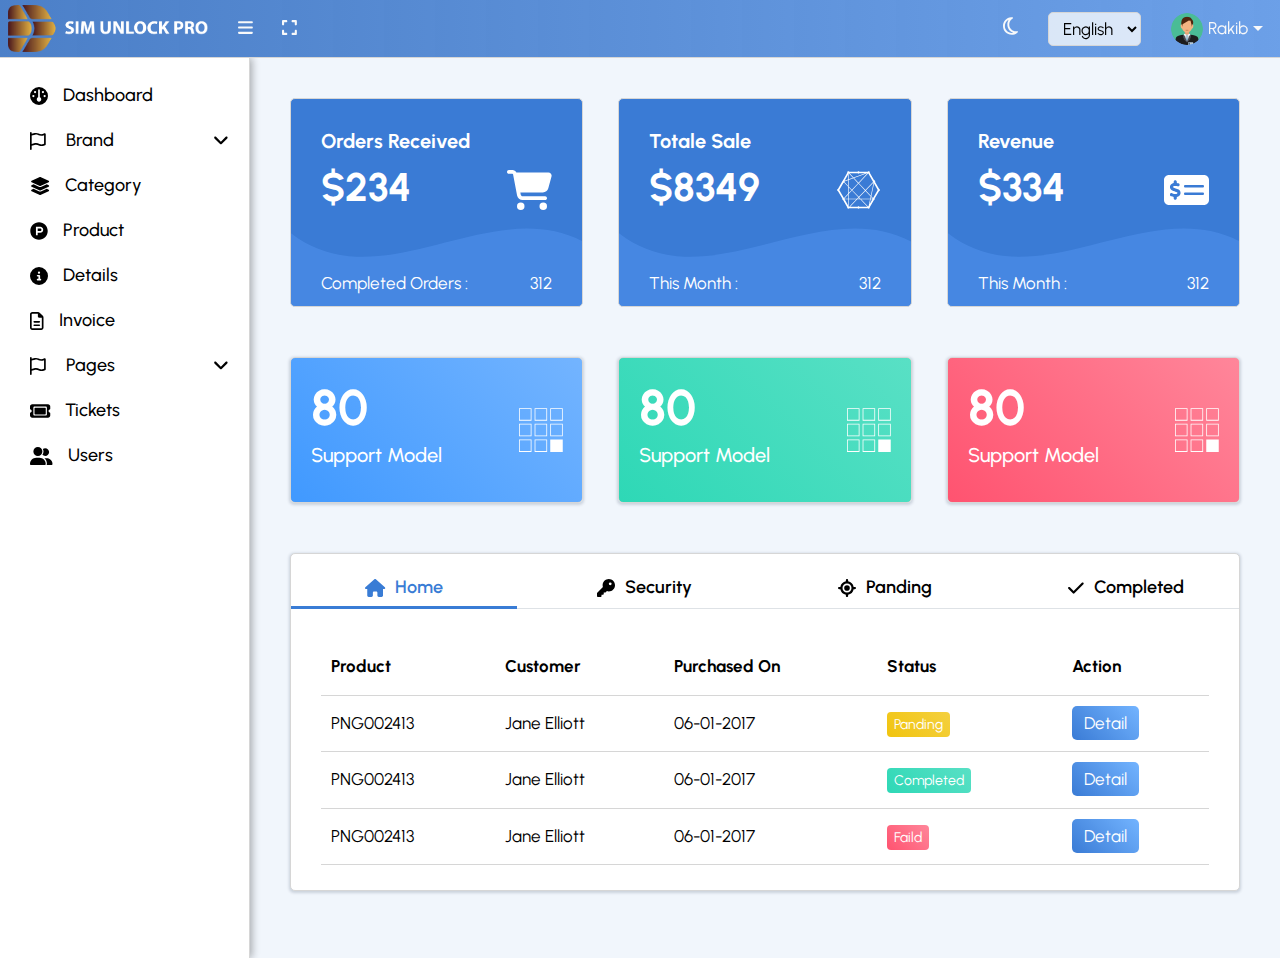
<file: index.html>
<!DOCTYPE html>
<html lang="en">

<head>
    <meta charset="UTF-8">
    <meta name="viewport" content="width=device-width, initial-scale=1.0">
    <link rel="stylesheet" href="assets/css/bootstrap.min.css">
    <link rel="stylesheet" href="assets/css/style.css">
    <link rel="stylesheet" href="assets/css/responsive.css">
    <title>Admin Panel</title>
</head>

<body class="light-mode">

    <!-- admin panel -->
    <section>
        <div class="admin-wrapper">
            <div class="header py-2">
                <div class="header-inner container-fluid d-flex align-items-center justify-content-between">
                    <div class="header-logo d-flex align-items-center gap-5">
                        <a href="index.html"><img src="assets/img/sim-unlocker-logo-dark-mode.png" alt=""
                                width="200"></a>
                        <div class="menu-btn cursor-pointer">
                            <i class="text-light fa-solid fa-bars"></i>
                        </div>

                        <a href="#!" class="text-light " onclick="javascript:toggleFullScreen()">
                            <i class="fa-solid fa-expand "></i>
                        </a>


                    </div>
                    <div class="header-dots d-none"><i class="fa-solid fa-ellipsis"></i></div>
                    <div class="header-menu d-flex align-items-center gap-5">
                        <div class="mode-btns ml-auto cursor-pointer">
                            <i class="fa-regular fa-moon fs-2 text-light"></i>
                        </div>
                        <div>
                            <div class="input-group ">
                                <select class=" my-input dropdown-toggle" id="">
                                    <option value="" class="text-dark">English</option>
                                    <option value="" class="text-dark">Bangla</option>
                                    <option value="" class="text-dark">Hindi</option>
                                    <option value="" class="text-dark">Urdu</option>
                                </select>
                            </div>
                        </div>
                        <div class="dropdown">
                            <a href="#"
                                class="d-flex align-items-center link-light text-decoration-none dropdown-toggle show"
                                id="dropdownUser2" data-bs-toggle="dropdown" aria-expanded="true">
                                <img src="assets/img/img_avatar2.png" alt="" width="32" height="32"
                                    class="rounded-circle me-2">
                                <span>Rakib</span>
                            </a>
                            <ul class="dropdown-menu text-small shadow " aria-labelledby="dropdownUser2"
                                data-popper-placement="top-start">
                                <li><a class="dropdown-item" href="profile.html">Profile</a></li>
                                <li>
                                    <hr class="dropdown-divider">
                                </li>
                                <li><a class="dropdown-item" href="login.html">Sign out</a></li>
                            </ul>
                        </div>
                    </div>
                </div>
            </div>
            <div class="main-inner">
                <!-- sidebar -->
                <div class="side-bar">
                    <p class="text-center mt-4 text-color-black"></p>
                    <ul class="nav nav-pills flex-column mb-auto">
                        <li class="nav-item">
                            <a href="index.html" class="nav-link">
                                <i class="fa-solid fa-gauge "></i>
                                Dashboard
                            </a>
                        </li>
                        <li>
                            <a href="#submenu1" data-bs-toggle="collapse"
                                class="nav-link align-middle d-flex align-items-center justify-content-between submenu-link">
                                <span class="">
                                    <i class="fa-regular fa-flag"></i>
                                    Brand</span>
                                <i class="fa-solid fa-angle-down nav-arrow"></i>
                            </a>
                            <ul class="submenu collapse nav flex-column ms-1" id="submenu1" data-bs-parent="#menu">
                                <li class="w-100">
                                    <a href="table.html" class="nav-link ">
                                        All Brand</a>
                                </li>
                                <li class="w-100">
                                    <a href="add-brand.html" class="nav-link">
                                        Add Brand</a>
                                </li>
                            </ul>
                        </li>
                        <li class="nav-item">
                            <a href="details.html" class="nav-link">
                                <i class="fa-solid fa-layer-group"></i>
                                Category
                            </a>
                        </li>
                        <li class="nav-item">
                            <a href="details.html" class="nav-link">
                                <i class="fa-brands fa-product-hunt"></i>
                                Product
                            </a>
                        </li>
                        <li class="nav-item">
                            <a href="details.html" class="nav-link">
                                <i class="fa-solid fa-circle-info"></i>
                                Details
                            </a>
                        </li>
                        <li class="nav-item">
                            <a href="invoice.html" class="nav-link">
                                <i class="fa-regular fa-file-lines"></i>
                                Invoice
                            </a>
                        </li>
                        <li>
                            <a href="#submenu2" data-bs-toggle="collapse"
                                class="nav-link align-middle d-flex align-items-center justify-content-between submenu-link">
                                <span class="">
                                    <i class="fa-regular fa-flag"></i>
                                    Pages</span>
                                <i class="fa-solid fa-angle-down nav-arrow"></i>
                            </a>
                            <ul class="submenu collapse nav flex-column ms-1" id="submenu2" data-bs-parent="#menu">
                                <li class="w-100">
                                    <a href="login.html" class="nav-link ">
                                        Login Page</a>
                                </li>
                                <li class="w-100">
                                    <a href="registration.html" class="nav-link ">
                                        Registration</a>
                                </li>
                                <li class="w-100">
                                    <a href="404.html" class="nav-link ">
                                        404 Page</a>
                                </li>
                            </ul>
                        </li>
                        <li class="nav-item">
                            <a href="tickets.html" class="nav-link">
                                <i class="fa-solid fa-ticket"></i>
                                Tickets
                            </a>
                        </li>
                        <li class="nav-item">
                            <a href="users.html" class="nav-link">
                                <i class="fa-solid fa-user-group"></i>
                                Users
                            </a>
                        </li>
                    </ul>
                </div>


                <!-- main content inner-->
                <div class="content-area p-lg-5 p-md-3 p-sm-2 mt-lg-0 mt-5">
                    <div class="row">
                        <div class="col-lg-4 col-md-6">
                            <div class="admin-card">
                                <div class="admin-card-top">
                                    <h3 class=" fw-bold fs-2 mb-3">Orders Received</h3>
                                    <div
                                        class="card-count flex-wrap d-flex align-items-center justify-content-between ">
                                        <h2 class="">$234</h2>
                                        <i class="fa-solid fa-cart-shopping display-3 "></i>
                                    </div>
                                </div>

                                <div class="admin-card-bottom" overflow: hidden;">
                                    <a href=""
                                        class="text-decoration-none d-flex align-items-center justify-content-between px-5 position-absolute bottom-0 w-100">
                                        <p>Completed Orders : </p>
                                        <p>312</p>
                                    </a>
                                    <svg viewBox="0 0 500 150" preserveAspectRatio="none"
                                        style="height: 100%; width: 100%;">
                                        <path
                                            d="M-6.56,36.28 C149.99,150.00 340.93,-23.71 505.31,55.27 L500.00,150.00 L0.00,150.00 Z"
                                            style="stroke: none; fill: rgba(82, 147, 238, 0.527);"></path>
                                    </svg>
                                </div>
                            </div>
                        </div>
                        <div class="col-lg-4 col-md-6">
                            <div class="admin-card">
                                <div class="admin-card-top">
                                    <h3 class="fw-bold fs-2 mb-3">Totale Sale</h3>
                                    <div
                                        class="card-count flex-wrap d-flex align-items-center justify-content-between ">
                                        <h2 class="">$8349</h2>

                                        <i class="fa-brands fa-connectdevelop display-3 "></i>
                                    </div>
                                </div>

                                <div class="admin-card-bottom" overflow: hidden;">
                                    <a href=""
                                        class="text-decoration-none d-flex align-items-center justify-content-between px-5  position-absolute bottom-0 w-100">
                                        <p>This Month : </p>
                                        <p>312</p>
                                    </a>
                                    <svg viewBox="0 0 500 150" preserveAspectRatio="none"
                                        style="height: 100%; width: 100%;">
                                        <path
                                            d="M-6.56,36.28 C149.99,150.00 340.93,-23.71 505.31,55.27 L500.00,150.00 L0.00,150.00 Z"
                                            style="stroke: none; fill: rgba(82, 147, 238, 0.527)"></path>
                                    </svg>
                                </div>
                            </div>
                        </div>
                        <div class="col-lg-4 col-md-6">
                            <div class="admin-card">
                                <div class="admin-card-top">
                                    <h3 class="fw-bold fs-2 mb-3">Revenue</h3>
                                    <div
                                        class="card-count flex-wrap d-flex align-items-center justify-content-between ">
                                        <h2 class="">$334</h2>
                                        <i class="fa-solid fa-money-check-dollar display-3"></i>
                                    </div>
                                </div>

                                <div class="admin-card-bottom" overflow: hidden;">
                                    <a href=""
                                        class="text-decoration-none d-flex align-items-center justify-content-between px-5 position-absolute bottom-0 w-100">
                                        <p>This Month : </p>
                                        <p>312</p>
                                    </a>
                                    <svg viewBox="0 0 500 150" preserveAspectRatio="none"
                                        style="height: 100%; width: 100%;">
                                        <path
                                            d="M-6.56,36.28 C149.99,150.00 340.93,-23.71 505.31,55.27 L500.00,150.00 L0.00,150.00 Z"
                                            style="stroke: none; fill: rgba(82, 147, 238, 0.527);"></path>
                                    </svg>
                                </div>
                            </div>
                        </div>
                    </div>
                    <div class="row mt-5">
                        <div class="col-lg-4 col-md-6">
                            <div class="admin-card-gradient label-primary ">
                                <div class="d-flex align-items-center justify-content-between">
                                    <div class="section-heading">
                                        <h2 class="fw-bold display-1 ">80</h2>
                                        <h3 class="txt-dark fs-2 mb-4 gsearch">Support Model</h3>
                                    </div>
                                    <div>
                                        <i class="fa-brands fa-buromobelexperte text-color display-1"></i>
                                    </div>
                                </div>
                            </div>
                        </div>
                        <div class="col-lg-4 col-md-6">
                            <div class="admin-card-gradient label-success">
                                <div class="d-flex align-items-center justify-content-between">
                                    <div class="section-heading">
                                        <h2 class="fw-bold display-1 ">80</h2>
                                        <h3 class="txt-dark fs-2 mb-4 gsearch">Support Model</h3>
                                    </div>
                                    <div>
                                        <i class="fa-brands fa-buromobelexperte text-color display-1"></i>
                                    </div>
                                </div>
                            </div>
                        </div>
                        <div class="col-lg-4 col-md-6">
                            <div class="admin-card-gradient label-danger">
                                <div class="d-flex align-items-center justify-content-between">
                                    <div class="section-heading">
                                        <h2 class="fw-bold display-1 ">80</h2>
                                        <h3 class="txt-dark fs-2 mb-4 gsearch">Support Model</h3>
                                    </div>
                                    <div>
                                        <i class="fa-brands fa-buromobelexperte text-color display-1"></i>
                                    </div>
                                </div>
                            </div>
                        </div>
                    </div>
                    <div class="row mt-5">
                        <div class="col">
                            <div class="mycard py-4">
                                <ul class="nav nav-tabs row mb-3 text-center" id="ex1" role="tablist">
                                    <div class="col-md-3">
                                        <li class="nav-item" role="presentation">
                                            <a class="nav-link active d-flex align-items-center gap-3 justify-content-center"
                                                id="ex1-tab-1" data-bs-toggle="tab" href="#ex1-tabs-1" role="tab"
                                                aria-controls="ex1-tabs-1" aria-selected="true">
                                                <i class="fa-solid fa-house "></i>
                                                Home</a>
                                        </li>
                                    </div>
                                    <div class="col-md-3">
                                        <li class="nav-item " role="presentation">
                                            <a class="nav-link d-flex align-items-center gap-3 justify-content-center"
                                                id="ex1-tab-2" data-bs-toggle="tab" href="#ex1-tabs-2" role="tab"
                                                aria-controls="ex1-tabs-2" aria-selected="false">
                                                <i class="fa-solid fa-key"></i>
                                                Security
                                            </a>
                                        </li>
                                    </div>
                                    <div class="col-md-3">
                                        <li class="nav-item" role="presentation">
                                            <a class="nav-link d-flex align-items-center gap-3 justify-content-center"
                                                id="ex1-tab-3" data-bs-toggle="tab" href="#ex1-tabs-3" role="tab"
                                                aria-controls="ex1-tabs-3" aria-selected="false">
                                                <i class="fa-solid fa-location-crosshairs"></i>
                                                Panding
                                            </a>
                                        </li>
                                    </div>
                                    <div class="col-md-3">
                                        <li class="nav-item" role="presentation">
                                            <a class="nav-link d-flex align-items-center gap-3 justify-content-center"
                                                id="ex1-tab-4" data-bs-toggle="tab" href="#ex1-tabs-4" role="tab"
                                                aria-controls="ex1-tabs-3" aria-selected="false">
                                                <i class="fa-solid fa-check"></i>
                                                Completed
                                            </a>
                                        </li>
                                    </div>
                                </ul>
                                <div class="tab-content px-5 mt-5" id="ex1-content">
                                    <div class="tab-pane fade show active table-responsive" id="ex1-tabs-1"
                                        role="tabpanel" aria-labelledby="ex1-tab-1">
                                        <table class="table">
                                            <thead>
                                                <tr>
                                                    <th scope="col">Product</th>
                                                    <th scope="col">Customer</th>
                                                    <th scope="col">Purchased On</th>
                                                    <th scope="col">Status</th>
                                                    <th scope="col">Action</th>
                                                </tr>
                                            </thead>
                                            <tbody>
                                                <tr>
                                                    <td>PNG002413</td>
                                                    <td>Jane Elliott</td>
                                                    <td>06-01-2017 </td>
                                                    <td><span class="label label-warning">Panding</span></td>
                                                    <td><a href="#" class="mybtn btn-blue">Detail</a></td>
                                                </tr>
                                                <tr>
                                                    <td>PNG002413</td>
                                                    <td>Jane Elliott</td>
                                                    <td>06-01-2017 </td>
                                                    <td><span class="label label-success">Completed</span></td>
                                                    <td><a href="#" class="mybtn btn-blue">Detail</a></td>
                                                </tr>
                                                <tr>
                                                    <td>PNG002413</td>
                                                    <td>Jane Elliott</td>
                                                    <td>06-01-2017 </td>
                                                    <td><span class="label label-danger"> Faild </span></td>
                                                    <td><a href="#" class="mybtn btn-blue">Detail</a></td>
                                                </tr>
                                            </tbody>
                                        </table>
                                    </div>
                                    <div class="tab-pane fade" id="ex1-tabs-2" role="tabpanel"
                                        aria-labelledby="ex1-tab-2">
                                        <table class="table ">
                                            <thead>
                                                <tr>
                                                    <th scope="col">Product</th>
                                                    <th scope="col">Customer</th>
                                                    <th scope="col">Purchased On</th>
                                                    <th scope="col">Status</th>
                                                    <th scope="col">Action</th>
                                                </tr>
                                            </thead>
                                            <tbody>
                                                <tr>
                                                    <td>PNG002413</td>
                                                    <td>Jane Elliott</td>
                                                    <td>06-01-2017 </td>
                                                    <td><span class="label label-warning">Panding</span></td>
                                                    <td><a href="#" class="mybtn btn-blue">Detail</a></td>
                                                </tr>
                                                <tr>
                                                    <td>PNG002413</td>
                                                    <td>Jane Elliott</td>
                                                    <td>06-01-2017 </td>
                                                    <td><span class="label label-success">Completed</span></td>
                                                    <td><a href="#" class="mybtn btn-blue">Detail</a></td>
                                                </tr>
                                                <tr>
                                                    <td>PNG002413</td>
                                                    <td>Jane Elliott</td>
                                                    <td>06-01-2017 </td>
                                                    <td><span class="label label-danger"> Faild </span></td>
                                                    <td><a href="#" class="mybtn btn-blue">Detail</a></td>
                                                </tr>
                                            </tbody>
                                        </table>
                                    </div>
                                    <div class="tab-pane fade" id="ex1-tabs-3" role="tabpanel"
                                        aria-labelledby="ex1-tab-3">
                                        <table class="table ">
                                            <thead>
                                                <tr>
                                                    <th scope="col">Product</th>
                                                    <th scope="col">Customer</th>
                                                    <th scope="col">Purchased On</th>
                                                    <th scope="col">Status</th>
                                                    <th scope="col">Action</th>
                                                </tr>
                                            </thead>
                                            <tbody>
                                                <tr>
                                                    <td>PNG002413</td>
                                                    <td>Jane Elliott</td>
                                                    <td>06-01-2017 </td>
                                                    <td><span class="label label-warning">Panding</span></td>
                                                    <td><a href="#" class="mybtn btn-blue">Detail</a></td>
                                                </tr>
                                                <tr>
                                                    <td>PNG002413</td>
                                                    <td>Jane Elliott</td>
                                                    <td>06-01-2017 </td>
                                                    <td><span class="label label-warning">Panding</span></td>
                                                    <td><a href="#" class="mybtn btn-blue">Detail</a></td>
                                                </tr>
                                                <tr>
                                                    <td>PNG002413</td>
                                                    <td>Jane Elliott</td>
                                                    <td>06-01-2017 </td>
                                                    <td><span class="label label-danger"> Faild </span></td>
                                                    <td><a href="#" class="mybtn btn-blue">Detail</a></td>
                                                </tr>
                                            </tbody>
                                        </table>
                                    </div>
                                    <div class="tab-pane fade" id="ex1-tabs-4" role="tabpanel"
                                        aria-labelledby="ex1-tab-4">
                                        <table class="table ">
                                            <thead>
                                                <tr>
                                                    <th scope="col">Product</th>
                                                    <th scope="col">Customer</th>
                                                    <th scope="col">Purchased On</th>
                                                    <th scope="col">Status</th>
                                                    <th scope="col">Action</th>
                                                </tr>
                                            </thead>
                                            <tbody>
                                                <tr>
                                                    <td>PNG002413</td>
                                                    <td>Jane Elliott</td>
                                                    <td>06-01-2017 </td>
                                                    <td><span class="label label-success">Completed</span></td>
                                                    <td><a href="#" class="mybtn btn-blue">Detail</a></td>
                                                </tr>
                                                <tr>
                                                    <td>PNG002413</td>
                                                    <td>Jane Elliott</td>
                                                    <td>06-01-2017 </td>
                                                    <td><span class="label label-success">Completed</span></td>
                                                    <td><a href="#" class="mybtn btn-blue">Detail</a></td>
                                                </tr>
                                                <tr>
                                                    <td>PNG002413</td>
                                                    <td>Jane Elliott</td>
                                                    <td>06-01-2017 </td>
                                                    <td><span class="label label-success">Completed</span></td>
                                                    <td><a href="#" class="mybtn btn-blue">Detail</a></td>
                                                </tr>
                                            </tbody>
                                        </table>
                                    </div>
                                </div>
                            </div>
                        </div>
                    </div>
                </div>
            </div>
        </div>
    </section>



    <script src="assets/js/jquery-3.4.1.min.js"></script>
    <script src="assets/js/bootstrap.bundle.js"></script>
    <script src="assets/js/all.min.js"></script>
    <script src="assets/js/script.js"></script>
</body>

</html>
</file>
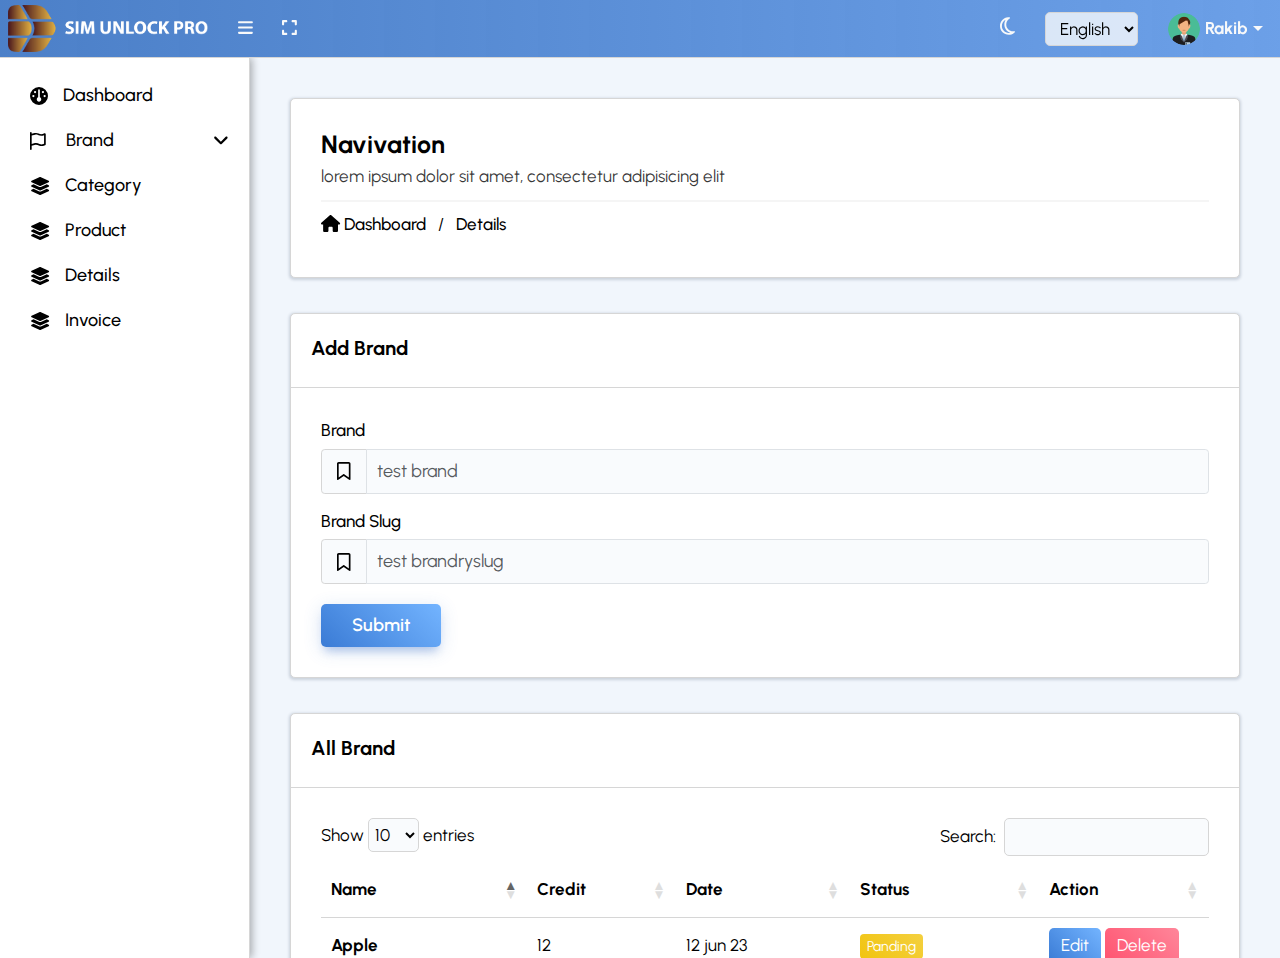
<file: details.html>
<!DOCTYPE html>
<html lang="en">

<head>
    <meta charset="UTF-8">
    <meta name="viewport" content="width=device-width, initial-scale=1.0">
    <link rel="stylesheet" href="assets/css/bootstrap.min.css">
    <link rel="stylesheet" href="assets/css/dataTables-bootstrap5.min.css">
    <link rel="stylesheet" href="assets/css/style.css">
    <link rel="stylesheet" href="assets/css/responsive.css">
    <title>Admin Panel</title>
</head>

<body class="dark-modes" id="contento">
    <!-- admin panel -->
    <section>
        <div class="admin-wrapper">
            <div class="header py-2">
                <div class="header-inner container-fluid d-flex align-items-center justify-content-between">
                    <div class="header-logo d-flex align-items-center gap-5">
                        <a href="index.html"><img src="assets/img/sim-unlocker-logo-dark-mode.png" alt=""
                                width="200"></a>
                        <div class="menu-btn cursor-pointer">
                            <i class="text-light fa-solid fa-bars"></i>
                        </div>

                        <a href="#!" class="text-light " onclick="javascript:toggleFullScreen()">
                            <i class="fa-solid fa-expand "></i>
                        </a>


                    </div>
                    <div class="header-dots d-none"><i class="fa-solid fa-ellipsis"></i></div>
                    <div class="header-menu d-flex align-items-center gap-5">
                        <div class="mode-btns ml-auto cursor-pointer">
                            <i class="fa-regular fa-moon fs-2 text-light"></i>
                        </div>
                        <div>
                            <div class="input-group ">
                                <select class=" my-input dropdown-toggle" id="">
                                    <option value="" class="text-dark">English</option>
                                    <option value="" class="text-dark">Bangla</option>
                                    <option value="" class="text-dark">Hindi</option>
                                    <option value="" class="text-dark">Urdu</option>
                                </select>
                            </div>
                        </div>
                        <div class="dropdown">
                            <a href="#"
                                class="d-flex align-items-center link-light text-decoration-none dropdown-toggle show"
                                id="dropdownUser2" data-bs-toggle="dropdown" aria-expanded="true">
                                <img src="assets/img/img_avatar2.png" alt="" width="32" height="32"
                                    class="rounded-circle me-2">
                                <strong>Rakib</strong>
                            </a>
                            <ul class="dropdown-menu text-small shadow " aria-labelledby="dropdownUser2"
                                data-popper-placement="top-start">
                                <li><a class="dropdown-item" href="profile.html">Profile</a></li>
                                <li>
                                    <hr class="dropdown-divider">
                                </li>
                                <li><a class="dropdown-item" href="login.html">Sign out</a></li>
                            </ul>
                        </div>
                    </div>
                </div>
            </div>

            <div class="main-inner">
                <!-- sidebar -->
                <div class="side-bar">
                    <p class="text-center mt-4 text-color-black"></p>
                    <ul class="nav nav-pills flex-column mb-auto">
                        <li class="nav-item">
                            <a href="index.html" class="nav-link">
                                <i class="fa-solid fa-gauge "></i>
                                Dashboard
                            </a>
                        </li>
                        <li>
                            <a href="#submenu1" data-bs-toggle="collapse"
                                class="nav-link align-middle d-flex align-items-center justify-content-between submenu-link">
                                <span class="">
                                    <i class="fa-regular fa-flag"></i>
                                    Brand</span>
                                <i class="fa-solid fa-angle-down nav-arrow"></i>
                            </a>
                            <ul class="submenu collapse nav flex-column ms-1" id="submenu1" data-bs-parent="#menu">
                                <li class="w-100">
                                    <a href="table.html" class="nav-link ">
                                        All Brand</a>
                                </li>
                                <li class="w-100">
                                    <a href="add-brand.html" class="nav-link">
                                        Add Brand</a>
                                </li>
                            </ul>
                        </li>
                        <li class="nav-item">
                            <a href="invoice.html" class="nav-link">
                                <i class="fa-solid fa-layer-group"></i>
                                Category
                            </a>
                        </li>
                        <li class="nav-item">
                            <a href="invoice.html" class="nav-link">
                                <i class="fa-solid fa-layer-group"></i>
                                Product
                            </a>
                        </li>
                        <li class="nav-item">
                            <a href="details.html" class="nav-link">
                                <i class="fa-solid fa-layer-group"></i>
                                Details
                            </a>
                        </li>
                        <li class="nav-item">
                            <a href="invoice.html" class="nav-link">
                                <i class="fa-solid fa-layer-group"></i>
                                Invoice
                            </a>
                        </li>
                    </ul>
                </div>

                <!-- main content inner-->
                <div class="content-area p-lg-5 p-md-3 p-sm-2">
                    <div class="row">
                        <div class="col">
                            <div class="mycard p-5">
                                <h5 class="fs-1 text-color-black fw-bold">Navivation</h5>
                                <p class="text-color-black-light">lorem ipsum dolor sit amet, consectetur
                                    adipisicing elit
                                </p>
                                <hr class="border-color">
                                <ul class="navigation-menu">
                                    <li class="">
                                        <a href="index.html"><i class="fa fa-home"></i> Dashboard</a>
                                    </li>
                                    /
                                    <li><a href="#!">Details </a>
                                    </li>
                                </ul>
                            </div>
                        </div>
                    </div>
                    <div class="row mt-4">
                        <div class="col">
                            <div class="card mycard">
                                <div class="mycard-heading">
                                    <h2>Add Brand</h2>
                                </div>
                                <div class="my-card-body">
                                    <form action="">
                                        <!-- error -->
                                        <!-- <div class="alert alert-warning alert-dismissible fade show" role="alert">
                                            <button type="button" class="btn-close" data-bs-dismiss="alert"
                                                aria-label="Close"></button>Email or Password wrong!
                                        </div> -->

                                        <div class="row">
                                            <div class="col-md-12">
                                                <label for="" class="input-lavel">Brand</label>
                                                <div class="input-group mb-3">
                                                    <span class="input-group-text" id="basic-addon1"><i
                                                            class="fa-regular fa-bookmark"></i></span>
                                                    <input type="text" class="form-control" placeholder="test brand">
                                                </div>
                                            </div>
                                            <div class="col-md-12 mt-2">
                                                <label for="" class="input-lavel">Brand Slug</label>
                                                <div class="input-group mb-3">
                                                    <span class="input-group-text" id="basic-addon1"><i
                                                            class="fa-regular fa-bookmark"></i></span>
                                                    <input type="text" class="form-control"
                                                        placeholder="test brandryslug">
                                                </div>
                                            </div>
                                            <div class="col-md-12 mt-3">
                                                <button class="submit-btn">Submit</button>
                                            </div>
                                        </div>
                                    </form>
                                </div>
                            </div>
                        </div>
                    </div>
                    <div class="row mt-4">
                        <div class="col">
                            <div class="card mycard">
                                <div class="mycard-heading">
                                    <h2>All Brand</h2>
                                </div>
                                <div class="my-card-body table-responsive">
                                    <table id="model-list" class="detail-list table table-border">
                                        <thead>
                                            <tr>
                                                <th scope="col">Name</th>
                                                <th scope="col">Credit</th>
                                                <th scope="col">Date</th>
                                                <th scope="col">Status</th>
                                                <th scope="col" width="150">Action</th>
                                            </tr>
                                        </thead>
                                        <tbody>
                                            <tr>
                                                <th scope="row">Samsung</th>
                                                <td>12</td>
                                                <td>12 jun 23</td>
                                                <td>
                                                    <span class="label label-warning">Panding</span>
                                                </td>
                                                <td>
                                                    <a href="#" class="mybtn btn-blue">Edit</a>
                                                    <a href="#" class="mybtn btn-danger">Delete</a>
                                                </td>
                                            </tr>
                                            <tr>
                                                <th scope="row">Apple</th>
                                                <td>12</td>
                                                <td>12 jun 23</td>
                                                <td>
                                                    <span class="label label-warning">Panding</span>
                                                </td>
                                                <td>
                                                    <a href="#" class="mybtn btn-blue">Edit</a>
                                                    <a href="#" class="mybtn btn-danger">Delete</a>
                                                </td>
                                            </tr>
                                            <tr>
                                                <th scope="row">Nokia</th>
                                                <td>12</td>
                                                <td>12 jun 23</td>
                                                <td>
                                                    <span class="label label-warning">Panding</span>
                                                </td>
                                                <td>
                                                    <a href="#" class="mybtn btn-blue">Edit</a>
                                                    <a href="#" class="mybtn btn-danger">Delete</a>
                                                </td>
                                            </tr>

                                            <tr>
                                                <th scope="row">Sampony</th>
                                                <td>12</td>
                                                <td>12 jun 23</td>
                                                <td>
                                                    <span class="label label-warning">Panding</span>
                                                </td>
                                                <td>
                                                    <a href="#" class="mybtn btn-blue">Edit</a>
                                                    <a href="#" class="mybtn btn-danger">Delete</a>
                                                </td>
                                            </tr>
                                        </tbody>
                                    </table>
                                </div>
                            </div>
                        </div>
                    </div>
                </div>
            </div>
        </div>
    </section>



    <script src="assets/js/jquery-3.4.1.min.js"></script>
    <script src="assets/js/bootstrap.bundle.js"></script>
    <script src="assets/js/dataTables.min.js"></script>
    <script src="assets/js/all.min.js"></script>
    <script src="assets/js/script.js"></script>
</body>

</html>
</file>
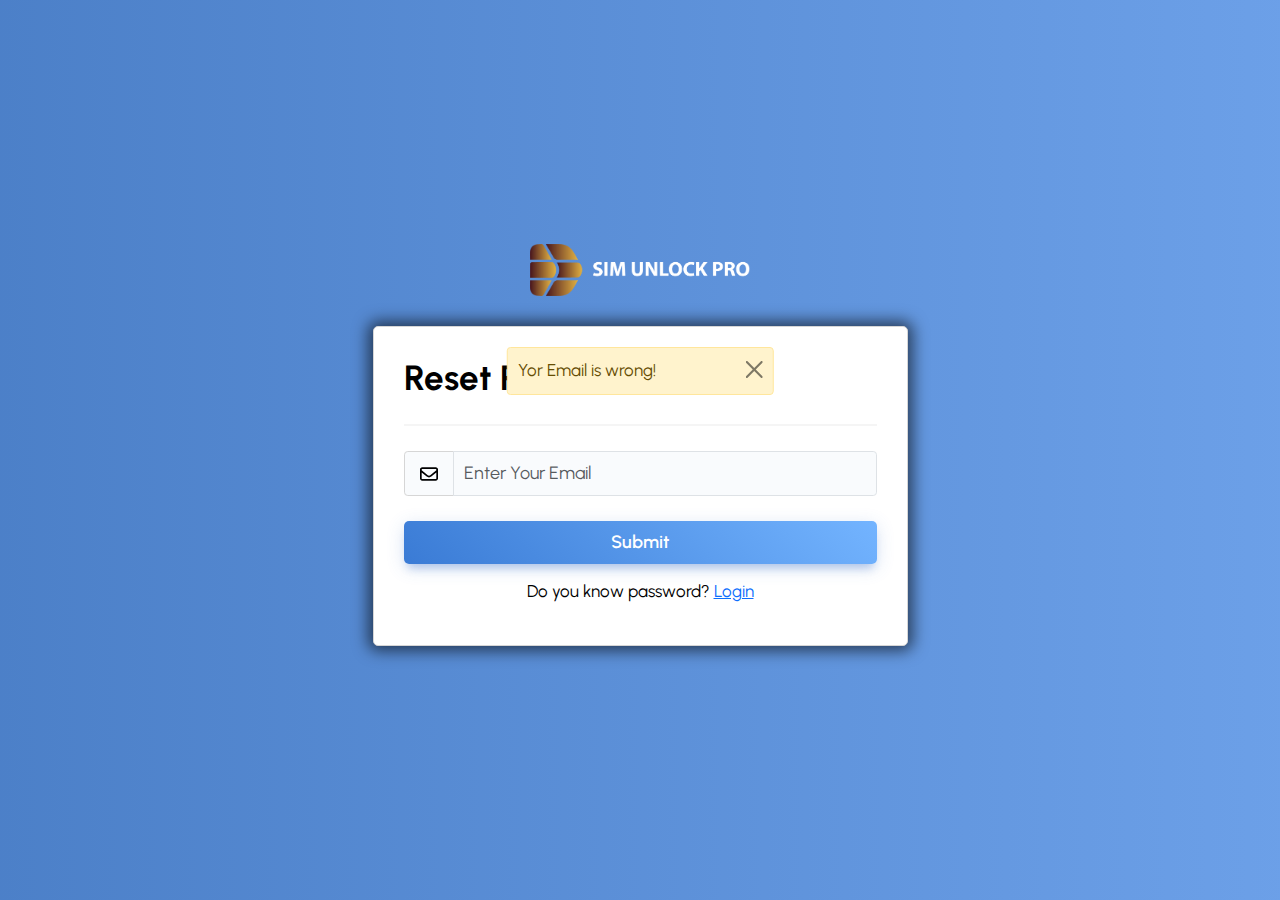
<file: forget-password.html>
<!DOCTYPE html>
<html lang="en">

<head>
    <meta charset="UTF-8">
    <meta name="viewport" content="width=device-width, initial-scale=1.0">
    <link rel="stylesheet" href="assets/css/bootstrap.min.css">
    <link rel="stylesheet" href="assets/css/style.css">
    <link rel="stylesheet" href="assets/css/responsive.css">
    <title>Login</title>
</head>

<body class="light-mode">
    <section class="login-section vh-100 d-flex align-items-center justify-content-center from-bg">
        <div class="container">
            <div class="row">
                <div class="col-md-3"></div>
                <div class="col-md-6">
                    <div class="text-center mb-5">
                        <img src="assets/img/sim-unlocker-logo-dark-mode.png" width="220" alt="">
                    </div>
                    <div class="card mycard p-5">
                        <h1 class="text-color-black display-4 fw-bold mb-4">Reset Password</h1>
                        <hr class="border-color mb-4">
                        <form action="">
                            <!-- error -->
                            <div class="alert alert-warning alert-dismissible fade show" role="alert">
                                <button type="button" class="btn-close" data-bs-dismiss="alert"
                                    aria-label="Close"></button>Yor Email is wrong!
                            </div>

                            <div class="row">
                                <div class="col-md-12 mt-3">
                                    <div class="input-group mb-3">
                                        <span class="input-group-text" id="basic-addon1">
                                            <i class="fa-regular fa-envelope"></i></span>
                                        <input type="text" class="form-control" placeholder="Enter Your Email">
                                    </div>
                                </div>
                                <div class="col-md-12 mt-3 mb-4 mt-4">
                                    <button class="submit-btn w-100">Submit</button>
                                </div>
                                <p class="text-center text-color-black">Do you know password? <a
                                        href="login.html">Login</a></p>
                            </div>
                        </form>
                    </div>
                </div>
                <div class="col-md-3"></div>
            </div>
        </div>
    </section>

    <script src="assets/js/jquery-3.4.1.min.js"></script>
    <script src="assets/js/bootstrap.bundle.js"></script>
    <script src="assets/js/all.min.js"></script>
    <script src="assets/js/script.js"></script>
</body>

</html>
</file>
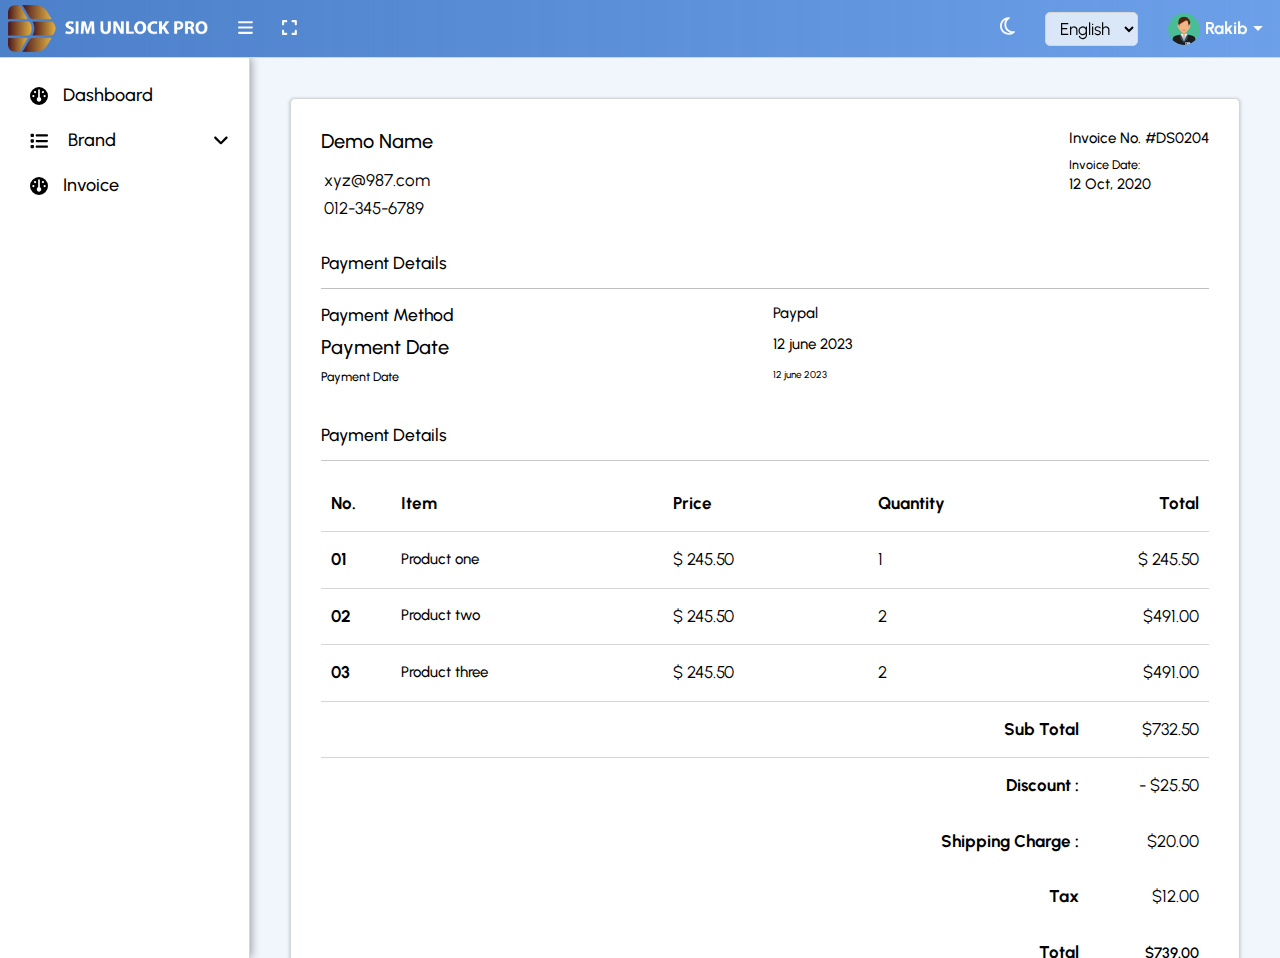
<file: invoice.html>
<!DOCTYPE html>
<html lang="en">

<head>
    <meta charset="UTF-8">
    <meta name="viewport" content="width=device-width, initial-scale=1.0">
    <link rel="stylesheet" href="assets/css/bootstrap.min.css">
    <link rel="stylesheet" href="assets/css/style.css">
    <link rel="stylesheet" href="assets/css/responsive.css">
    <title>Admin Panel</title>
</head>

<body class="light-modes">

    <!-- admin panel -->
    <section>
        <div class="admin-wrapper">
            <div class="header py-2">
                <div class="header-inner container-fluid d-flex align-items-center justify-content-between">
                    <div class="header-logo d-flex align-items-center gap-5">
                        <a href="index.html"><img src="assets/img/sim-unlocker-logo-dark-mode.png" alt=""
                                width="200"></a>
                        <div class="menu-btn cursor-pointer">
                            <i class="text-light fa-solid fa-bars"></i>
                        </div>

                        <a href="#!" class="text-light " onclick="javascript:toggleFullScreen()">
                            <i class="fa-solid fa-expand "></i>
                        </a>


                    </div>
                    <div class="header-dots d-none"><i class="fa-solid fa-ellipsis"></i></div>
                    <div class="header-menu d-flex align-items-center gap-5">
                        <div class="mode-btns ml-auto cursor-pointer">
                            <i class="fa-regular fa-moon fs-2 text-light"></i>
                        </div>
                        <div>
                            <div class="input-group ">
                                <select class=" my-input dropdown-toggle" id="">
                                    <option value="" class="text-dark">English</option>
                                    <option value="" class="text-dark">Bangla</option>
                                    <option value="" class="text-dark">Hindi</option>
                                    <option value="" class="text-dark">Urdu</option>
                                </select>
                            </div>
                        </div>
                        <div class="dropdown">
                            <a href="#"
                                class="d-flex align-items-center link-light text-decoration-none dropdown-toggle show"
                                id="dropdownUser2" data-bs-toggle="dropdown" aria-expanded="true">
                                <img src="assets/img/img_avatar2.png" alt="" width="32" height="32"
                                    class="rounded-circle me-2">
                                <strong>Rakib</strong>
                            </a>
                            <ul class="dropdown-menu text-small shadow " aria-labelledby="dropdownUser2"
                                data-popper-placement="top-start">
                                <li><a class="dropdown-item" href="profile.html">Profile</a></li>
                                <li>
                                    <hr class="dropdown-divider">
                                </li>
                                <li><a class="dropdown-item" href="login.html">Sign out</a></li>
                            </ul>
                        </div>
                    </div>
                </div>
            </div>

            <div class="main-inner">
                <!-- sidebar -->
                <div class="side-bar">
                    <p class="text-center mt-4 text-color-black"></p>
                    <ul class="nav nav-pills flex-column mb-auto">
                        <li class="nav-item">
                            <a href="index.html" class="nav-link">
                                <i class="fa-solid fa-gauge "></i>
                                Dashboard
                            </a>
                        </li>
                        <li>
                            <a href="#submenu1" data-bs-toggle="collapse"
                                class="nav-link align-middle d-flex align-items-center justify-content-between submenu-link">
                                <span class=""><i class="fa-solid fa-list"></i>
                                    Brand</span>
                                <i class="fa-solid fa-angle-down nav-arrow"></i>
                            </a>
                            <ul class="submenu collapse nav flex-column ms-1" id="submenu1" data-bs-parent="#menu">
                                <li class="w-100">
                                    <a href="table.html" class="nav-link ">
                                        All Brand</a>
                                </li>
                                <li class="w-100">
                                    <a href="add-brand.html" class="nav-link">
                                        Add Brand</a>
                                </li>
                            </ul>
                        </li>
                        <li class="nav-item">
                            <a href="invoice.html" class="nav-link">
                                <i class="fa-solid fa-gauge "></i>
                                Invoice
                            </a>
                        </li>
                    </ul>
                </div>

                <!-- main content inner-->
                <div class="content-area p-lg-5 p-md-3 p-sm-2">
                    <div class="row">
                        <div class="col">
                            <div class="mycard p-5">
                                <div class="card-body text-color-black">
                                    <div class="invoice-title">
                                        <h4 class="float-end font-size-15">Invoice No. #DS0204
                                            <div class="mt-3">
                                                <h5 class="font-size-15 mb-1">Invoice Date:</h5>
                                                <p>12 Oct, 2020</p>
                                            </div>
                                        </h4>

                                        <div class="mb-4">
                                            <h2 class="mb-1 ">Demo Name</h2>
                                        </div>
                                        <div class="">

                                            <p class="mb-1"><i class="uil uil-envelope-alt me-1"></i> xyz@987.com</p>
                                            <p><i class="uil uil-phone me-1"></i> 012-345-6789</p>
                                        </div>
                                    </div>

                                    <div class="mt-5">
                                        <h5 class="fs-3 bold mb-3">Payment Details</h5>
                                    </div>
                                    <hr class="my-4">
                                    <div class="row ">
                                        <div class="col-sm-6">
                                            <h5 class="fs-3 ">Payment Method</h5>
                                        </div>
                                        <div class="col-sm-6">
                                            <h6 class="fs-4">Paypal</h6>
                                        </div>
                                    </div>
                                    <div class="row mt-2">
                                        <div class="col-sm-6">
                                            <h6 class="fs-2 ">Payment Date</h6>
                                        </div>
                                        <div class="col-sm-6">
                                            <h6 class="fs-4">12 june 2023</h6>
                                        </div>
                                    </div>
                                    <div class="row mt-2">
                                        <div class="col-sm-6">
                                            <h5 class="font-size-15">Payment Date</h5>
                                        </div>
                                        <div class="col-sm-6">
                                            <h6 class="font-size-15">12 june 2023</h6>
                                        </div>
                                    </div>
                                </div>
                                <div class="py-2">
                                    <div class="mt-5">
                                        <h5 class="fs-3 text-color-black mb-3">Payment Details</h5>
                                    </div>
                                    <hr class="my-4">

                                    <div class="table-responsive">
                                        <table class="table align-middle table-nowrap table-centered mb-0 text-light">
                                            <thead>
                                                <tr>
                                                    <th style="width: 70px;">No.</th>
                                                    <th>Item</th>
                                                    <th>Price</th>
                                                    <th>Quantity</th>
                                                    <th class="text-end" style="width: 120px;">Total</th>
                                                </tr>
                                            </thead>
                                            <tbody>
                                                <tr>
                                                    <th scope="row">01</th>
                                                    <td>

                                                        <h5 class="text-color-black fs-4 mb-1"> Product one</h5>

                                                    </td>
                                                    <td>$ 245.50</td>
                                                    <td>1</td>
                                                    <td class="text-end">$ 245.50</td>
                                                </tr>

                                                <tr>
                                                    <th scope="row">02</th>
                                                    <td>
                                                        <h5 class="text-color-black fs-4 mb-1">Product two
                                                        </h5>
                                                    </td>
                                                    <td>$ 245.50</td>
                                                    <td>2</td>
                                                    <td class="text-end">$491.00</td>
                                                </tr>
                                                <tr>
                                                    <th scope="row">03</th>
                                                    <td>
                                                        <div>
                                                            <h5 class="text-color-black fs-4 mb-1">Product three
                                                            </h5>

                                                        </div>
                                                    </td>
                                                    <td>$ 245.50</td>
                                                    <td>2</td>
                                                    <td class="text-end">$491.00</td>
                                                </tr>
                                                <tr>
                                                    <th scope="row" colspan="4" class="text-end">Sub Total</th>
                                                    <td class="text-end">$732.50</td>
                                                </tr>
                                                <tr>
                                                    <th scope="row" colspan="4" class="border-0 text-end">
                                                        Discount :</th>
                                                    <td class="border-0 text-end">- $25.50</td>
                                                </tr>
                                                <tr>
                                                    <th scope="row" colspan="4" class="border-0 text-end">
                                                        Shipping Charge :</th>
                                                    <td class="border-0 text-end">$20.00</td>
                                                </tr>
                                                <tr>
                                                    <th scope="row" colspan="4" class="border-0 text-end">
                                                        Tax</th>
                                                    <td class="border-0 text-end">$12.00</td>
                                                </tr>
                                                <tr>
                                                    <th scope="row" colspan="4" class="border-0 text-end">Total</th>
                                                    <td class="border-0 text-end">
                                                        <h4 class="m-0 fw-semibold">$739.00</h4>
                                                    </td>
                                                </tr>
                                            </tbody>
                                        </table>
                                    </div>

                                </div>
                            </div>
                        </div>
                    </div>
                </div>
            </div>
        </div>
    </section>


    <script src="assets/js/jquery-3.4.1.min.js"></script>
    <script src="assets/js/bootstrap.bundle.js"></script>
    <script src="assets/js/all.min.js"></script>
    <script src="assets/js/script.js"></script>
</body>

</html>
</file>
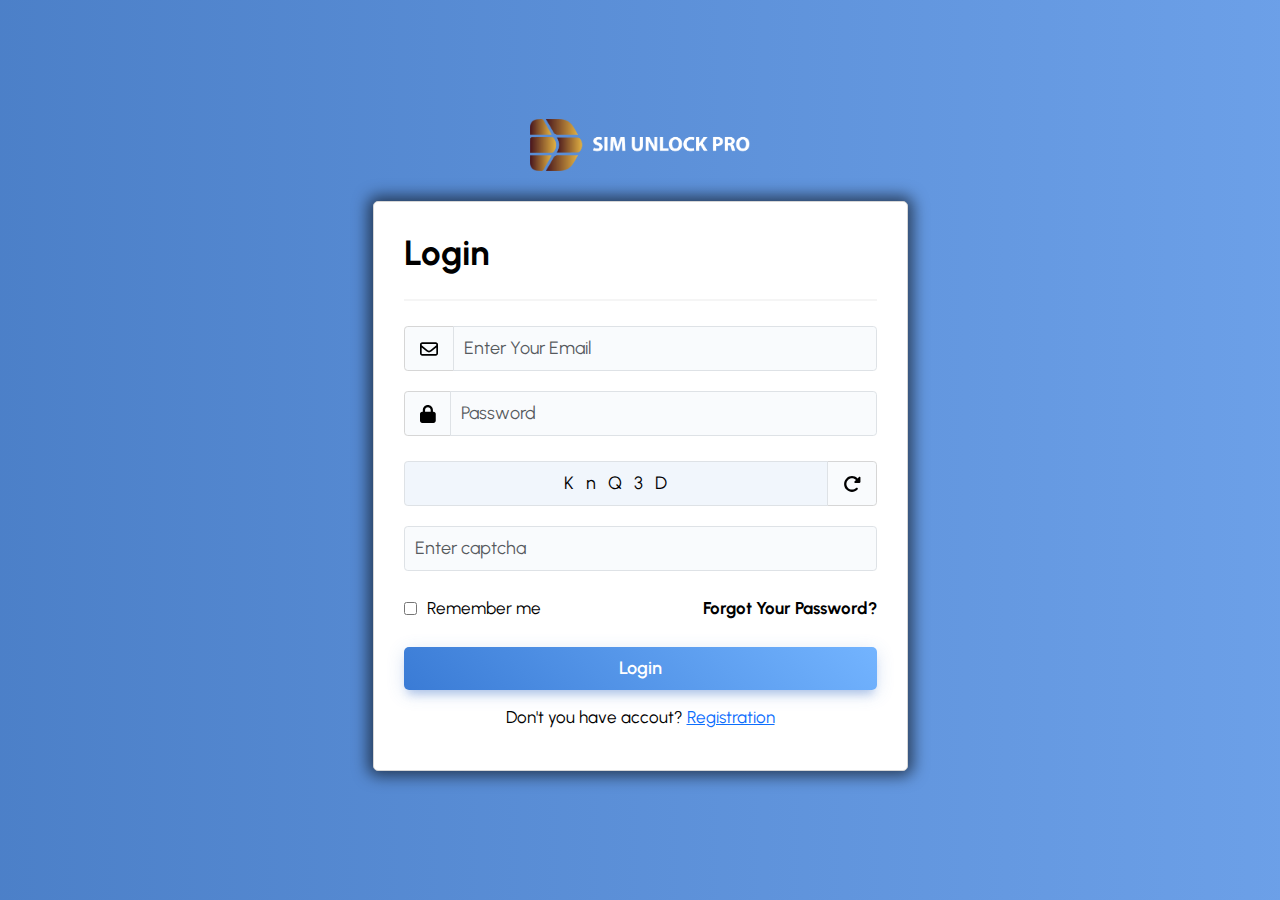
<file: login.html>
<!DOCTYPE html>
<html lang="en">

<head>
    <meta charset="UTF-8">
    <meta name="viewport" content="width=device-width, initial-scale=1.0">
    <link rel="stylesheet" href="assets/css/bootstrap.min.css">
    <link rel="stylesheet" href="assets/css/style.css">
    <link rel="stylesheet" href="assets/css/responsive.css">
    <title>Login</title>
</head>

<body class="light-mode">
    <section class="login-section mn-k-100vh py-5 d-flex align-items-center justify-content-center from-bg">
        <div class="container">
            <div class="row">
                <div class="col-md-3"></div>
                <div class="col-md-6">
                    <div class="text-center mb-5">
                        <img src="assets/img/sim-unlocker-logo-dark-mode.png" width="220" alt="">
                    </div>
                    <div class="card mycard p-5">
                        <h1 class="text-color-black display-4 fw-bold mb-4">Login</h1>
                        <hr class="border-color mb-4">
                        <form action="" id="login-form">
                            <!-- error -->
                            <div class="alert alert-warning alert-dismissible fade hide message" role="alert">
                                <button type="button" class="btn-close" data-bs-dismiss="alert"
                                    aria-label="Close"></button>
                            </div>
                            <div class="row">
                                <div class="col-md-12 mt-3">
                                    <div class="input-group mb-3">
                                        <span class="input-group-text" id="basic-addon1">
                                            <i class="fa-regular fa-envelope"></i>
                                        </span>
                                        <input required type="text" class="form-control" placeholder="Enter Your Email">
                                    </div>
                                </div>
                                <div class="col-md-12 mt-3">
                                    <div class="input-group mb-3">
                                        <span class="input-group-text" id="basic-addon1">
                                            <i class="fa-solid fa-lock"></i>
                                        </span>
                                        <input type="password" class="form-control" placeholder="Password">
                                    </div>
                                </div>
                                <div class="col-md-12 mt-4">
                                    <div class="input-group mb-3">

                                        <input type="text" disabled readonly class="form-control text-center captch_box"
                                            value="">

                                        <span class="input-group-text refresh_button cursor-pointer" id="basic-addon1">
                                            <i class="fa-solid fa-rotate-right"></i>
                                        </span>
                                    </div>
                                </div>

                                <div class="col-md-12 mt-3">
                                    <div class="input-group mb-3">
                                        <input type="text" required class="form-control captch_input"
                                            placeholder="Enter captcha">
                                    </div>
                                </div>


                                <div class="col-md-12 my-4">
                                    <div class="d-flex align-items-center justify-content-between flex-wrap gap-2">
                                        <div class="d-flex align-items-center gap-3">
                                            <input type="checkbox" id="remember">
                                            <label for="remember" class="text-color-black">Remember me</label>
                                        </div>
                                        <a href="forget-password.html"
                                            class="text-color-black text-de-no fw-bold">Forgot Your Password?</a>
                                    </div>
                                </div>

                                <div class="col-md-12 mt-3 mb-4">
                                    <button type="submit" class="submit-btn w-100 login-btn">Login</button>
                                </div>
                                <p class="text-center text-color-black">Don't you have accout? <a
                                        href="registration.html">Registration</a></p>
                            </div>
                        </form>
                    </div>
                </div>
                <div class="col-md-3"></div>
            </div>
        </div>
    </section>

    <script src="assets/js/jquery-3.4.1.min.js"></script>
    <script src="assets/js/bootstrap.bundle.js"></script>
    <script src="assets/js/all.min.js"></script>
    <script src="assets/js/script.js"></script>
    <script>



    </script>
</body>

</html>
</file>
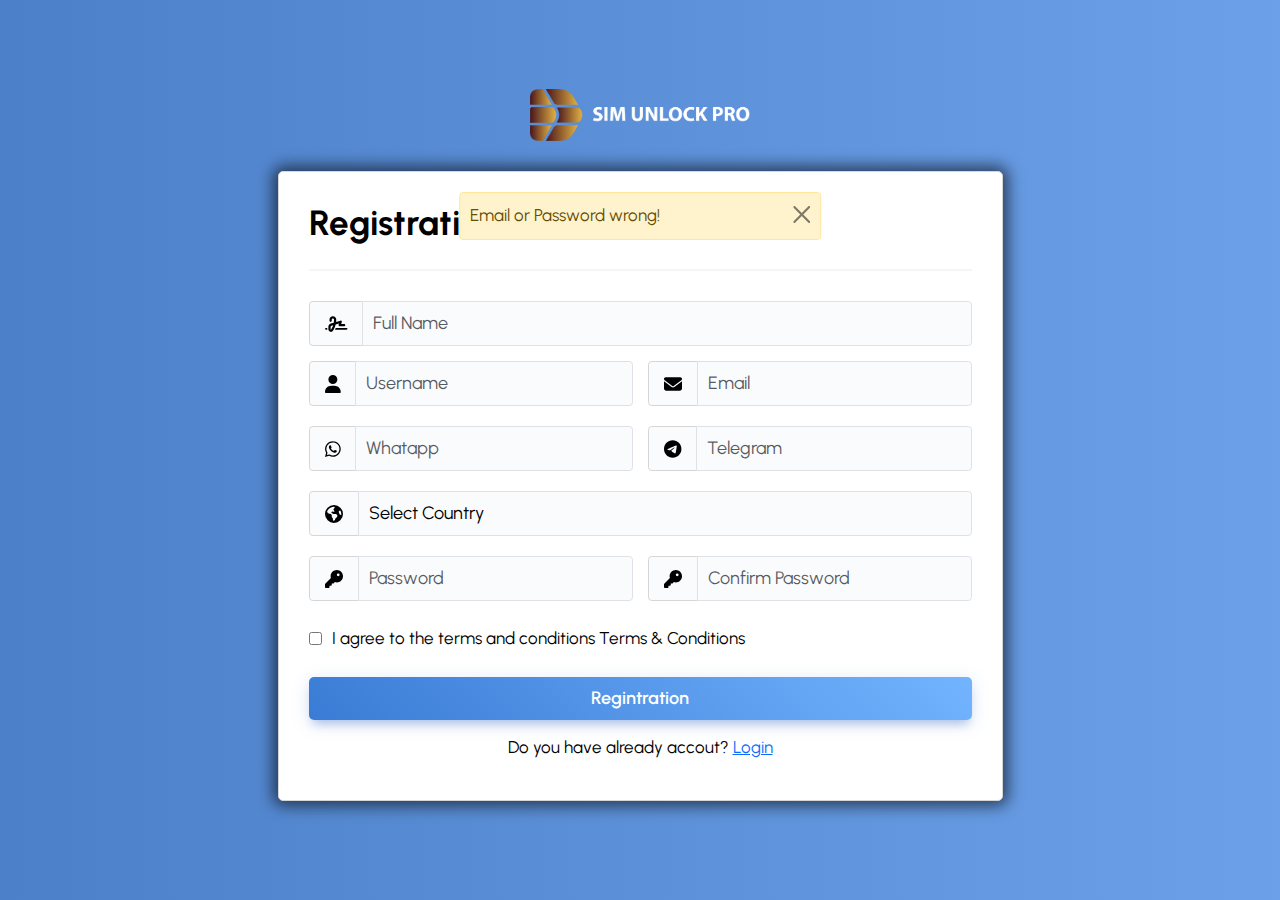
<file: registration.html>
<!DOCTYPE html>
<html lang="en">

<head>
    <meta charset="UTF-8">
    <meta name="viewport" content="width=device-width, initial-scale=1.0">
    <link rel="stylesheet" href="assets/css/bootstrap.min.css">
    <link rel="stylesheet" href="assets/css/style.css">
    <link rel="stylesheet" href="assets/css/responsive.css">
    <title>Regintration</title>
</head>

<body class="light-mode">
    <section class="registration-section mn-k-100vh py-5 d-flex align-items-center justify-content-center from-bg">
        <div class="container">
            <div class="row">
                <div class="col-md-2"></div>
                <div class="col-md-8">
                    <div class="text-center mb-5">
                        <img src="assets/img/sim-unlocker-logo-dark-mode.png" width="220" alt="">
                    </div>
                    <div class="card mycard p-5">
                        <h1 class="text-color-black display-4 fw-bold mb-4">Registration</h1>
                        <hr class="border-color mb-4">
                        <form action="">
                            <!-- error -->
                            <div class="alert alert-warning alert-dismissible fade show" role="alert">
                                <button type="button" class="btn-close" data-bs-dismiss="alert"
                                    aria-label="Close"></button>Email or Password wrong!
                            </div>
                            <div class="row mt-4">
                                <div class="col-md-12">
                                    <div class="input-group mb-2">
                                        <span class="input-group-text" id="basic-addon1">
                                            <i class="fa-solid fa-signature"></i>
                                        </span>
                                        <input type="text" class="form-control" placeholder="Full Name">
                                    </div>
                                </div>

                                <div class="col-md-6 mt-3">
                                    <div class="input-group mb-3">
                                        <span class="input-group-text" id="basic-addon1">
                                            <i class="fa-solid fa-user"></i>
                                        </span>
                                        <input type="text" class="form-control" placeholder="Username">
                                    </div>
                                </div>

                                <div class="col-md-6 mt-3">
                                    <div class="input-group mb-3">
                                        <span class="input-group-text" id="basic-addon1">
                                            <i class="fa-solid fa-envelope"></i>
                                        </span>
                                        <input type="email" class="form-control " placeholder="Email">
                                    </div>
                                </div>

                                <div class="col-md-6 mt-3">
                                    <div class="input-group mb-3">
                                        <span class="input-group-text" id="basic-addon1">
                                            <i class="fa-brands fa-whatsapp"></i>
                                        </span>
                                        <input type="number" class="form-control " placeholder="Whatapp">
                                    </div>
                                </div>

                                <div class="col-md-6 mt-3">
                                    <div class="input-group mb-3">
                                        <span class="input-group-text" id="basic-addon1">
                                            <i class="fa-brands fa-telegram"></i>
                                        </span>
                                        <input type="text" class="form-control " placeholder="Telegram">
                                    </div>
                                </div>

                                <div class="col-md-12 mt-3">
                                    <div class="input-group mb-3">
                                        <span class="input-group-text" id="basic-addon1">
                                            <i class="fa-solid fa-earth-americas"></i>
                                        </span>
                                        <select class="form-control">
                                            <option value="">Select Country</option>
                                            <option value="">USA</option>
                                            <option value="">India</option>
                                            <option value="">Pakistan</option>
                                        </select>
                                    </div>
                                </div>

                                <div class="col-md-6 mt-3">
                                    <div class="input-group mb-3">
                                        <span class="input-group-text" id="basic-addon1">
                                            <i class="fa-solid fa-key"></i>
                                        </span>
                                        <input type="password" class="form-control " placeholder="Password">
                                    </div>
                                </div>

                                <div class="col-md-6 mt-3">
                                    <div class="input-group mb-3">
                                        <span class="input-group-text" id="basic-addon1">
                                            <i class="fa-solid fa-key"></i>
                                        </span>
                                        <input type="password" class="form-control " placeholder="Confirm Password">
                                    </div>
                                </div>

                                <div class="col-md-12 my-4">
                                    <div class="d-flex align-items-center justify-content-between flex-wrap gap-2">
                                        <div class="d-flex align-items-center gap-3">
                                            <input type="checkbox" id="remember">
                                            <label for="remember" class="text-color-black">I agree to the terms and
                                                conditions Terms & Conditions</label>
                                        </div>

                                    </div>
                                </div>
                                <div class="col-md-12 mt-3 mb-4">
                                    <button class="submit-btn w-100">Regintration</button>
                                </div>
                                <p class="text-center text-color-black">Do you have already accout? <a
                                        href="login.html">Login</a>
                                </p>
                            </div>
                        </form>
                    </div>
                </div>
                <div class="col-md-2"></div>
            </div>
        </div>
    </section>

    <script src="assets/js/jquery-3.4.1.min.js"></script>
    <script src="assets/js/bootstrap.bundle.js"></script>
    <script src="assets/js/all.min.js"></script>
    <script src="assets/js/script.js"></script>
</body>

</html>
</file>
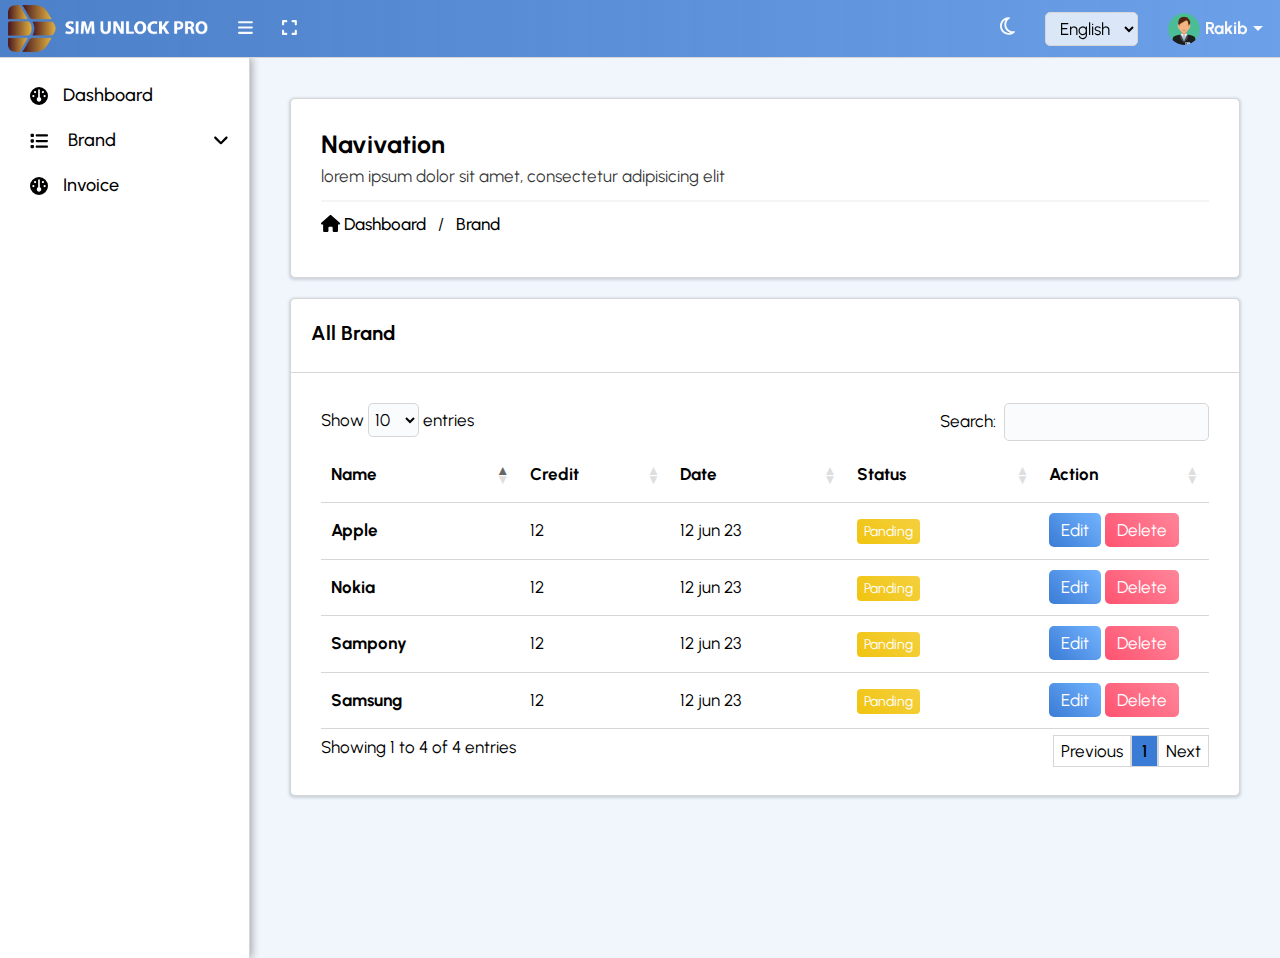
<file: table.html>
<!DOCTYPE html>
<html lang="en">

<head>
    <meta charset="UTF-8">
    <meta name="viewport" content="width=device-width, initial-scale=1.0">
    <link rel="stylesheet" href="assets/css/bootstrap.min.css">
    <link rel="stylesheet" href="assets/css/dataTables-bootstrap5.min.css">
    <link rel="stylesheet" href="assets/css/style.css">
    <link rel="stylesheet" href="assets/css/responsive.css">
    <title>Admin Panel</title>
</head>

<body class="light-mode">

    <!-- admin panel -->
    <section>
        <div class="admin-wrapper">
            <div class="header py-2">
                <div class="header-inner container-fluid d-flex align-items-center justify-content-between">
                    <div class="header-logo d-flex align-items-center gap-5">
                        <a href="index.html"><img src="assets/img/sim-unlocker-logo-dark-mode.png" alt=""
                                width="200"></a>
                        <div class="menu-btn cursor-pointer">
                            <i class="text-light fa-solid fa-bars"></i>
                        </div>

                        <a href="#!" class="text-light " onclick="javascript:toggleFullScreen()">
                            <i class="fa-solid fa-expand "></i>
                        </a>


                    </div>
                    <div class="header-dots d-none"><i class="fa-solid fa-ellipsis"></i></div>
                    <div class="header-menu d-flex align-items-center gap-5">
                        <div class="mode-btns ml-auto cursor-pointer">
                            <i class="fa-regular fa-moon fs-2 text-light"></i>
                        </div>
                        <div>
                            <div class="input-group ">
                                <select class=" my-input dropdown-toggle" id="">
                                    <option value="" class="text-dark">English</option>
                                    <option value="" class="text-dark">Bangla</option>
                                    <option value="" class="text-dark">Hindi</option>
                                    <option value="" class="text-dark">Urdu</option>
                                </select>
                            </div>
                        </div>
                        <div class="dropdown">
                            <a href="#"
                                class="d-flex align-items-center link-light text-decoration-none dropdown-toggle show"
                                id="dropdownUser2" data-bs-toggle="dropdown" aria-expanded="true">
                                <img src="assets/img/img_avatar2.png" alt="" width="32" height="32"
                                    class="rounded-circle me-2">
                                <strong>Rakib</strong>
                            </a>
                            <ul class="dropdown-menu text-small shadow " aria-labelledby="dropdownUser2"
                                data-popper-placement="top-start">
                                <li><a class="dropdown-item" href="profile.html">Profile</a></li>
                                <li>
                                    <hr class="dropdown-divider">
                                </li>
                                <li><a class="dropdown-item" href="login.html">Sign out</a></li>
                            </ul>
                        </div>
                    </div>
                </div>
            </div>
            <div class="main-inner">
                <!-- sidebar -->
                <div class="side-bar">
                    <p class="text-center mt-4 text-color-black"></p>
                    <ul class="nav nav-pills flex-column mb-auto">
                        <li class="nav-item">
                            <a href="index.html" class="nav-link">
                                <i class="fa-solid fa-gauge "></i>
                                Dashboard
                            </a>
                        </li>
                        <li>
                            <a href="#submenu1" data-bs-toggle="collapse"
                                class="nav-link align-middle d-flex align-items-center justify-content-between submenu-link">
                                <span class=""><i class="fa-solid fa-list"></i>
                                    Brand</span>
                                <i class="fa-solid fa-angle-down nav-arrow"></i>
                            </a>
                            <ul class="submenu collapse nav flex-column ms-1" id="submenu1" data-bs-parent="#menu">
                                <li class="w-100">
                                    <a href="table.html" class="nav-link ">
                                        All Brand</a>
                                </li>
                                <li class="w-100">
                                    <a href="add-brand.html" class="nav-link">
                                        Add Brand</a>
                                </li>
                            </ul>
                        </li>
                        <li class="nav-item">
                            <a href="invoice.html" class="nav-link">
                                <i class="fa-solid fa-gauge "></i>
                                Invoice
                            </a>
                        </li>
                    </ul>
                </div>
                <div class="content-area p-lg-5 p-md-3 p-sm-2">
                    <div class="row">
                        <div class="col">
                            <div class="mycard p-5">
                                <h5 class="fs-1 text-color-black fw-bold">Navivation</h5>
                                <p class="text-color-black-light">lorem ipsum dolor sit amet, consectetur
                                    adipisicing elit
                                </p>
                                <hr class="border-color">
                                <ul class="navigation-menu">
                                    <li class="">
                                        <a href="index.html"><i class="fa fa-home"></i> Dashboard</a>
                                    </li>
                                    /
                                    <li><a href="#!">Brand </a>
                                    </li>
                                </ul>
                            </div>
                        </div>
                    </div>
                    <div class="row">
                        <div class="col">
                            <div class="card mycard">
                                <div class="mycard-heading">
                                    <h2>All Brand</h2>
                                </div>
                                <div class="my-card-body table-responsive">
                                    <table id="model-list" class="model-list table table-border" style="width: 100%;">
                                        <thead>
                                            <tr>
                                                <th scope="col">Name</th>
                                                <th scope="col">Credit</th>
                                                <th scope="col">Date</th>
                                                <th scope="col">Status</th>
                                                <th scope="col" width="150">Action</th>
                                            </tr>
                                        </thead>
                                        <tbody>
                                            <tr>
                                                <th scope="row">Samsung</th>
                                                <td>12</td>
                                                <td>12 jun 23</td>
                                                <td>
                                                    <span class="label label-warning">Panding</span>
                                                </td>
                                                <td>
                                                    <a href="#" class="mybtn btn-blue">Edit</a>
                                                    <a href="#" class="mybtn btn-danger">Delete</a>
                                                </td>
                                            </tr>
                                            <tr>
                                                <th scope="row">Apple</th>
                                                <td>12</td>
                                                <td>12 jun 23</td>
                                                <td>
                                                    <span class="label label-warning">Panding</span>
                                                </td>
                                                <td>
                                                    <a href="#" class="mybtn btn-blue">Edit</a>
                                                    <a href="#" class="mybtn btn-danger">Delete</a>
                                                </td>
                                            </tr>
                                            <tr>
                                                <th scope="row">Nokia</th>
                                                <td>12</td>
                                                <td>12 jun 23</td>
                                                <td>
                                                    <span class="label label-warning">Panding</span>
                                                </td>
                                                <td>
                                                    <a href="#" class="mybtn btn-blue">Edit</a>
                                                    <a href="#" class="mybtn btn-danger">Delete</a>
                                                </td>
                                            </tr>

                                            <tr>
                                                <th scope="row">Sampony</th>
                                                <td>12</td>
                                                <td>12 jun 23</td>
                                                <td>
                                                    <span class="label label-warning">Panding</span>
                                                </td>
                                                <td>
                                                    <a href="#" class="mybtn btn-blue">Edit</a>
                                                    <a href="#" class="mybtn btn-danger">Delete</a>
                                                </td>
                                            </tr>
                                        </tbody>
                                    </table>
                                </div>
                            </div>
                        </div>
                    </div>

                </div>
            </div>
            <!-- <div class="footer">footer</div> -->
        </div>
    </section>



    <script src="assets/js/jquery-3.4.1.min.js"></script>
    <script src="assets/js/bootstrap.bundle.js"></script>
    <script src="assets/js/dataTables.min.js"></script>
    <script src="assets/js/all.min.js"></script>
    <script src="assets/js/script.js"></script>


</body>

</html>
</file>
<file: assets/css/style.css>
@import url("https://fonts.googleapis.com/css2?family=Urbanist:wght@100;200;300;400;500;600;700;800&display=swap");
* {
  padding: 0;
  margin: 0;
  -webkit-box-sizing: border-box;
  box-sizing: border-box;
}
ol,
ul {
  padding-left: 0;
}
html {
  font-size: 62.5%;
  scroll-behavior: smooth;
}
body {
  font-size: 1.7rem;
  font-family: "Urbanist", Arial, Helvetica, sans-serif;
}
:root {
  --text-alwyes-white: #fff;
  --text-color-white: #fff;
  --text-color-black: #000000;
  --text-color-black-light: #000000c9;
  --bg-white: #fff;
  --bg-side-bar: #fff;
  --bg-header: linear-gradient(
    -90deg,
    rgb(71, 136, 226, 0.8),
    rgb(0, 74, 177, 0.7)
  );
  --bg-input-border: rgba(226, 240, 253, 0.568);
  --bg-content-area: #f1f6fc;
  --color-blur: #397cd5;
  --border-color: #d6d6d6;
  --card-bg-light: #3a7bd580;
  --card-bg: #3a7bd5;
  --bg-blue: #3a7bd5;
  --bg-blue-light: #73b4ff;
  --mycard-shadow: 0 1px 2.94px 0.06px rgba(4, 26, 55, 0.16);
  --mycard-hover: #9e9c9e;
  --admin-card-shadow: #5a9fe0e0;
  --admin-card-shadow-hover: #5a9fe086;
  --bg-input: rgb(248 250 252/0.8);
  --sidebar-shadow: 2px 0 8px 0.06px rgba(0, 0, 0, 0.322);
  --bg-from: linear-gradient(
    -90deg,
    rgb(71, 136, 226, 0.8),
    rgb(0, 74, 177, 0.7)
  );
}

body.dark-mode {
  background: #15192a;
  --bg-header: #1e263d;
  --text-color-white: #000000;
  --text-color-black: rgb(190, 201, 218);
  --text-color-black-light: #ffffffb7;
  --bg-content-area: #15192a;
  --bg-white: rgb(30, 38, 61, 0.7);
  --mycard-shadow: 0 0 1.25rem rgba(108, 118, 134, 0.1);
  --border-color: rgba(248, 250, 252, 0.08);
  --mycard-hover: #97a8c26e;
  --card-bg: #1e263d;
  --admin-card-shadow: #344156;
  --admin-card-shadow-hover: #344156;
  --bg-side-bar: linear-gradient(-45deg, rgb(30 38 61), rgb(21 25 42));
  --bg-input: rgba(248, 250, 252, 0.08);
  --sidebar-shadow: 1px 0 8px 0.06px rgb(0, 0, 0);
  --bg-from: #15192a;
}
body.dark-mode h1,
body.dark-mode h2,
body.dark-mode h3,
body.dark-mode h4,
body.dark-mode h5,
body.dark-mode h6 {
  color: #fff;
}
body.dark-mode .text-muted {
  color: #ffffff60 !important;
}

/* global css */
.text-blue {
  color: var(--color-blur);
}
.text-color-black-light {
  color: var(--text-color-black-light);
}
.text-color-white {
  color: var(--text-color-white);
}
.text-color-black {
  color: var(--text-color-black);
}
.admin-wrapper {
  display: -ms-grid;
  display: grid;
  grid-template-columns: repeat(12, 1fr);
}
.border-color {
  border: 1px solid var(--border-color);
}
.header {
  grid-column: 1 / -1;
  background: var(--bg-header);
  -webkit-backdrop-filter: blur(5rem);
  backdrop-filter: blur(5rem);
  position: sticky;
  top: 0;
  z-index: 99;
  border-bottom: 1px solid var(--border-color);
}
.header-menu {
  margin-right: 1rem;
}

/* main content section */
.main-inner {
  grid-column: 1 / -1;
  background: var(--bg-content-area);
  display: -ms-grid;
  display: grid;
  -ms-grid-columns: 25rem auto;
  grid-template-columns: 25rem auto;
  -webkit-transition: 0.3s;
  -o-transition: 0.3s;
  transition: 0.3s;
}
.content-area {
  height: 100vh;
  overflow-y: scroll;
}
.content-area::-webkit-scrollbar {
  width: 0;
}
.main-inner.hide {
  -ms-grid-columns: 0rem auto;
  grid-template-columns: 0rem auto;
}
.main-inner.show {
  -ms-grid-columns: 16rem auto;
  grid-template-columns: 16rem auto;
}
.footer {
  grid-column: 1 / -1;
}

.side-bar {
  overflow-y: scroll;
  background: var(--bg-side-bar);
  -webkit-box-shadow: var(--sidebar-shadow);
  box-shadow: var(--sidebar-shadow);
  min-height: 100vh;
  border-right: 1px solid var(--border-color);
}
.side-bar::-webkit-scrollbar {
  width: 0;
  background: var(--bg-white);
}
.side-bar::-webkit-scrollbar-thumb {
  background: #397cd5;
}
.cursor-pointer {
  cursor: pointer;
}
.label {
  border-radius: 0.4rem;
  font-size: 1.4rem;
  padding: 0.4rem 0.7rem;
  margin-right: 0.5rem;
  font-weight: 400;
  color: #fff !important;
}
.label-primary {
  background: -o-linear-gradient(45deg, #4099ff, #73b4ff);
  background: linear-gradient(45deg, #4099ff, #73b4ff);
}
.label-warning {
  background: -o-linear-gradient(45deg, #f1c40f, #f4d03f);
  background: linear-gradient(45deg, #f1c40f, #f4d03f);
}
.label-success {
  background: -o-linear-gradient(45deg, #2ed8b6, #59e0c5);
  background: linear-gradient(45deg, #2ed8b6, #59e0c5);
}
.label-danger {
  background: -o-linear-gradient(45deg, #ff5370, #ff869a);
  background: linear-gradient(45deg, #ff5370, #ff869a);
}
.mybtn {
  border: 0;
  font-size: 1.7rem;
  color: var(--text-color-white);
  text-decoration: none;
  padding: 0.7rem 1.2rem;
  border-radius: 0.5rem;
}
.btn-blue {
  background: -o-linear-gradient(45deg, var(--bg-blue), var(--bg-blue-light));
  background: linear-gradient(45deg, var(--bg-blue), var(--bg-blue-light));
}
.btn-danger {
  background: -o-linear-gradient(45deg, #ff5370, #ff869a);
  background: linear-gradient(45deg, #ff5370, #ff869a);
}
.btn-blue:hover {
  color: var(--text-color-white);
  opacity: 0.8;
}

.mycard-heading {
  padding: 2.2rem 0;
  border-bottom: 1px solid var(--border-color);
}
.my-card-body {
  padding: 3rem;
}
.mycard-heading h2 {
  font-size: 2rem;
  font-weight: 700;
  color: var(--text-color-black);
  padding: 0 2rem;
}
.form-control {
  font-size: 1.8rem;
  padding: 0.8rem 1rem;
  background: var(--bg-input);
  color: var(--text-color-black);
}
body.dark-mode .form-control {
  border-color: var(--border-color);
}
body.dark-mode .form-control::-webkit-input-placeholder {
  color: rgb(161, 161, 161);
}
body.dark-mode .form-control::-moz-placeholder {
  color: rgb(161, 161, 161);
}
body.dark-mode .form-control:-ms-input-placeholder {
  color: rgb(161, 161, 161);
}
body.dark-mode .form-control::-ms-input-placeholder {
  color: rgb(161, 161, 161);
}
body.dark-mode .form-control::placeholder {
  color: rgb(161, 161, 161);
}
.input-group-text {
  font-size: 1.8rem;
  padding: 0 1.5rem;
  color: var(--text-color-black);
  background: var(--bg-input);
  border-color: var(--border-color);
}
.form-control:focus {
  background: var(--bg-input);
  color: var(--text-color-black);
}
.submit-btn {
  background: -o-linear-gradient(45deg, var(--bg-blue), var(--bg-blue-light));
  background: linear-gradient(45deg, var(--bg-blue), var(--bg-blue-light));
  font-size: 1.8rem;
  border: 0;
  outline: 0;
  padding: 0.8rem 1.5rem;
  min-width: 12rem;
  color: var(--text-color-white);
  font-weight: 600;
  border-radius: 0.5rem;
  -webkit-box-shadow: 0 8px 9px -4px rgba(59, 113, 202, 0.3),
    0 4px 18px 0 rgba(59, 113, 202, 0.2);
  box-shadow: 0 8px 9px -4px rgba(59, 113, 202, 0.3),
    0 4px 18px 0 rgba(59, 113, 202, 0.2);
  -webkit-transition: 0.3s;
  -o-transition: 0.3s;
  transition: 0.3s;
}
.btn-blue:hover,
.submit-btn:hover {
  background: -o-linear-gradient(135deg, var(--bg-blue), var(--bg-blue-light));
  background: linear-gradient(-45deg, var(--bg-blue), var(--bg-blue-light));
}
.btn-blue:active,
.submit-btn:active {
  -webkit-transform: translateY(0.2rem);
  -ms-transform: translateY(0.2rem);
  transform: translateY(0.2rem);
}

.my-input {
  background: var(--bg-input);
  border: 1px solid var(--border-color);
  color: var(--text-color-black);
  outline: 0;
  padding: 0.5rem 1rem;
  border-radius: 0.5rem;
}
.side-bar .nav-link {
  font-size: 1.8rem;
  color: var(--text-color-black);
  font-weight: 500;
  display: -webkit-box;
  display: -ms-flexbox;
  display: flex;
  -webkit-box-align: center;
  -ms-flex-align: center;
  align-items: center;
  gap: 1rem;
  border-radius: 0 1rem 1rem 0;
  margin: 0.4rem 0;
  margin-right: 1rem;
  padding-left: 3rem;
  gap: 1.5rem;
}
.submenu-link {
  gap: 1.5rem;
}
.submenu-link .nav-arrow {
  -webkit-transition: 0.3s;
  -o-transition: 0.3s;
  transition: 0.3s;
}
.submenu-link.active .nav-arrow {
  -webkit-transform: rotate(90deg);
  -ms-transform: rotate(90deg);
  transform: rotate(90deg);
}
.submenu-link span {
  display: -webkit-box;
  display: -ms-flexbox;
  display: flex;
  -webkit-box-align: center;
  -ms-flex-align: center;
  align-items: center;
  gap: 2rem;
}
.nav-item i {
  margin-right: 1rem !important;
}
.dropdown-item {
  font-size: 1.5rem;
}
.side-bar .nav-link:hover {
  background: var(--bg-header);
  color: var(--text-alwyes-white);
}
body.dark-mode .side-bar .nav-link:hover {
  background: #32406a;
}
body.dark-mode .side-bar .nav-link.active {
  background: #32406a;
}
.side-bar .nav-link.active {
  background: var(--bg-header);
}
.submenu {
  margin-left: 3.9rem !important;
  border-left: 1px solid var(--border-color);
}
.submenu .nav-link {
  padding-left: 0.5rem;
}

/* admin card */
.admin-card {
  background: var(--card-bg);
  margin: 1rem;
  border-radius: 0.5rem;
  min-height: 15rem;
  position: relative;
  overflow: hidden;
  /* box-shadow: 0px 3px 5px var(--admin-card-shadow); */
  -webkit-transition: 0.3s;
  -o-transition: 0.3s;
  transition: 0.3s;
  color: var(--text-alwyes-white);
  border: 1px solid var(--border-color);
}
.admin-card:hover {
  -webkit-box-shadow: 0px 0px 10px 4px var(--admin-card-shadow-hover);
  box-shadow: 0px 0px 10px 4px var(--admin-card-shadow-hover);
}
.card-count h2 {
  font-size: 4rem;
  font-weight: 700;
  color: var(--text-alwyes-white);
}
.admin-card-top {
  padding: 3rem;
  margin-bottom: 6rem;
}
.admin-card-bottom {
  position: absolute;
  bottom: 0;
  width: 100%;
  height: 10rem;
}
.admin-card-bottom a {
  color: var(--text-alwyes-white);
}

.admin-card-gradient {
  margin: 1rem;
  border-radius: 0.5rem;
  min-height: 10rem;
  -webkit-box-shadow: var(--mycard-shadow);
  box-shadow: var(--mycard-shadow);
  -webkit-transition: 0.3s;
  -o-transition: 0.3s;
  transition: 0.3s;
  color: var(--text-alwyes-white);
  padding: 2rem;
  border: 1px solid var(--border-color);
}

.mycard {
  border: 1px solid var(--border-color);
  border-radius: 0.5rem;
  background-color: var(--bg-white);
  -webkit-box-shadow: var(--mycard-shadow);
  box-shadow: var(--mycard-shadow);
  -webkit-transition: 0.3s;
  -o-transition: 0.3s;
  transition: 0.3s;
  margin: 1rem;
  overflow: hidden;
}
.mycard:hover,
.admin-card-gradient:hover {
  -webkit-box-shadow: 0 0 25px -5px var(--mycard-hover);
  box-shadow: 0 0 25px -5px var(--mycard-hover);
}

body.dark-mode .mycard:hover {
  -webkit-box-shadow: 0 0 17px 0px #000000;
  box-shadow: 0 0 17px 0px #000000;
}
.input-lavel {
  font-weight: 500;
  margin-bottom: 0.5rem;
  color: var(--text-color-black);
}
/* data table */
.table {
  --bs-table-bg: transparent;
  border-color: var(--border-color);
  min-width: 50rem;
  overflow-x: scroll;
}
.table > :not(caption) > * > * {
  color: var(--text-color-black);
}
.dataTables_length,
div.dataTables_wrapper div.dataTables_info {
  width: auto;
  color: var(--text-color-black);
  float: left;
}
.dataTables_length select {
  background: var(--bg-input);
  color: var(--text-color-black);
  padding: 0.5rem 0.2rem;
  border: 1px solid var(--border-color);
  outline: 0;
  border-radius: 0.5rem;
}
body.dark-mode .dataTables_length select {
  background: #2f374c;
}
#model-list_filter {
  color: var(--text-color-black);
}
#model-list_filter input {
  outline: 0;
  border: 1px solid var(--border-color);
  background: var(--bg-input);
  padding: 0.5rem 0.2rem;
  color: var(--text-color-black);
  -webkit-transition: 0.3s;
  -o-transition: 0.3s;
  transition: 0.3s;
  border-radius: 0.5rem;
}
#model-list_filter input:focus,
.dataTables_length select:focus {
  -webkit-box-shadow: 0 0 0 0.25rem rgba(13, 110, 253, 0.25);
  box-shadow: 0 0 0 0.25rem rgba(13, 110, 253, 0.25);
}
.dataTables_paginate {
  margin-top: 1rem !important;
}
.dataTables_paginate a {
  text-decoration: none;
  color: var(--text-color-black);
  padding: 0.5rem 0.7rem;
  border: 1px solid var(--border-color);
}
.dataTables_paginate .current {
  padding: 0.5rem 1rem;
  border-radius: 0;
  font-weight: 600;
  background: var(--bg-blue);
}
div.dataTables_wrapper div.dataTables_info {
  margin-top: -1.5rem !important;
}
#model-list {
  vertical-align: middle;
}
tbody,
td,
tfoot,
th,
thead,
tr {
  padding: 1.5rem 1rem !important;
}
/* navigation */
.text-de-no {
  text-decoration: none;
}
.navigation-menu {
  list-style: none;
  display: -webkit-box;
  display: -ms-flexbox;
  display: flex;
  gap: 1.2rem;
  color: var(--text-color-black);
}
.navigation-menu li a {
  text-decoration: none;
  font-weight: 500;
  color: var(--text-color-black);
}
.navigation-menu li a:hover {
  color: var(--bg-blue);
}

/* tab in daashboard */
.nav-tabs .nav-link {
  font-size: 1.8rem;
  font-weight: 600;
  color: var(--text-color-black);
  border: 0;
  border-bottom: 3px solid transparent;
}
.nav-tabs .nav-link.active {
  color: var(--color-blur);
  border-color: var(--color-blur);
  background: transparent;
}
/* login page */
.from-bg {
  background: var(--bg-from);
}
.from-bg .mycard {
  -webkit-box-shadow: 0px 0px 15px 5px #00000094;
  box-shadow: 0px 0px 15px 5px #00000094;
}
.from-bg .mycard:hover {
  -webkit-box-shadow: 0px 0px 20px 5px #000000 !important;
  box-shadow: 0px 0px 20px 5px #000000 !important;
}
.captch_box {
  -webkit-user-select: none;
  -moz-user-select: none;
  -ms-user-select: none;
  user-select: none;
  pointer-events: none;
}
.form-control:disabled {
  background: var(--bg-content-area);
}
.mn-k-100vh {
  min-height: 100vh;
}

.alert {
  position: absolute;
  z-index: 9999 !important;
  top: 2rem;
  left: 50%;
  width: 50%;
  -webkit-transform: translateX(-50%);
  -ms-transform: translateX(-50%);
  transform: translateX(-50%);
  z-index: 99;
  -webkit-animation: alertAnim 0.3s linear forwards;
  animation: alertAnim 0.3s linear forwards;
}
@-webkit-keyframes alertAnim {
  0% {
    top: -2rem;
  }
  100% {
    top: 0.5rem;
  }
}
@keyframes alertAnim {
  0% {
    top: -2rem;
  }
  100% {
    top: 0.5rem;
  }
}

/* ticket view */
.msg-box {
  max-height: 50rem;
  overflow-y: scroll;
}
.msg-box::-webkit-scrollbar {
  width: 1rem;
  background: var(--card-bg);
}
.msg-box::-webkit-scrollbar-thumb {
  background: var(--bg-content-area);
  border-radius: 1rem;
}
.msg-inner {
  margin: 1.5rem 0;
}
.msg-inner .msg {
  margin: 0 2rem;
  padding: 2rem;
  border-radius: 0 4rem 4rem 4rem;
  background: var(--bg-content-area);
  box-shadow: 3px 3px 6px 0px #00000038;
  border: 1px solid var(--border-color);
}
body.dark-mode .msg-inner .msg {
  box-shadow: 3px 3px 6px 0px #77777738;
}
</file>
<file: assets/css/responsive.css>
@media (max-width: 768px) {
  .side-bar {
    position: absolute;
    left: -18rem;
    width: 20rem;
    z-index: 9;
    width: 18rem;
    -webkit-transition: 0.3s;
    -o-transition: 0.3s;
    transition: 0.3s;
  }

  .main-inner {
    -ms-grid-columns: 100% auto;
    grid-template-columns: 100% auto;
  }
  .main-inner.hide {
    -ms-grid-columns: 100% auto;
    grid-template-columns: 100% auto;
  }
  .main-inner.hide .side-bar {
    left: 0;
  }
  .header {
    height: 6rem;
    overflow: hidden;
    -webkit-transition: 0.3s;
    -o-transition: 0.3s;
    transition: 0.3s;
  }
  .header.active {
    height: 12rem;
    overflow: inherit;
  }
  .header .header-inner {
    -webkit-box-orient: vertical;
    -webkit-box-direction: normal;
    -ms-flex-direction: column;
    flex-direction: column;
    -webkit-box-align: start !important;
    -ms-flex-align: start !important;
    align-items: flex-start !important;
    gap: 1rem;
  }
  .header-menu {
    -ms-flex-item-align: center;
    -ms-grid-row-align: center;
    align-self: center;
  }
  .header-dots {
    display: block !important;
    position: absolute;
    right: 1.5rem;
    top: 1.5rem;
    color: var(--text-alwyes-white);
    font-weight: 800;
    cursor: pointer;
  }
  .my-card-body {
    padding: 2rem;
  }
  .dataTables_length {
    width: 100%;
    margin: 1.5rem auto;
  }
  .content-area {
    height: inherit;
    overflow-y: auto;
  }
  .header-menu {
    margin-right: 0rem;
  }
  .alert {
    width: 95%;
  }
}

@media (max-width: 768px) {
  html {
    font-size: 59%;
  }
}
</file>
